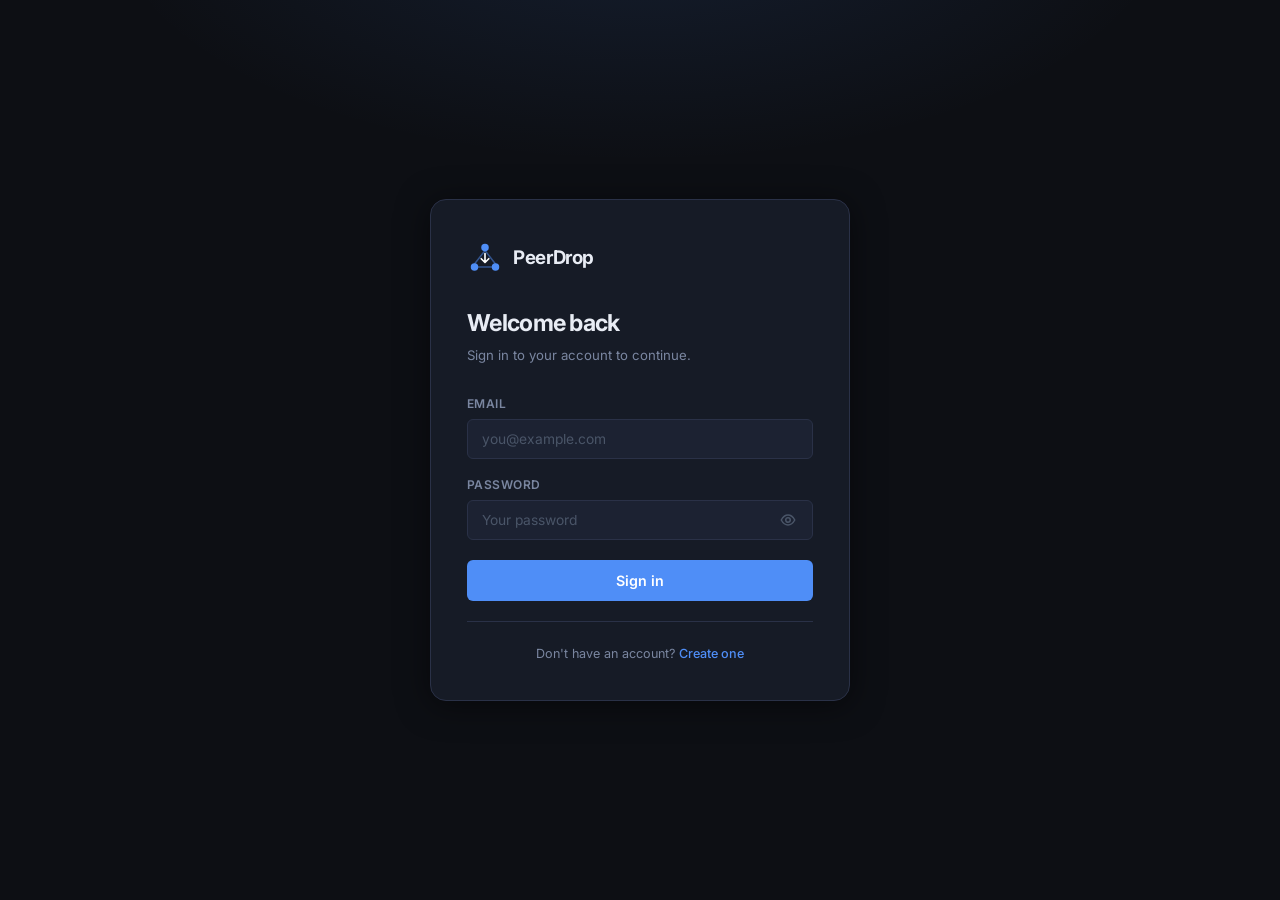
<file: frontend/index.html>
<!DOCTYPE html>
<html lang="en">
<head>
  <meta charset="UTF-8" />
  <meta name="viewport" content="width=device-width, initial-scale=1.0" />
  <title>PeerDrop — Secure File Sharing</title>
  <meta name="description" content="Transfer files directly between devices without cloud storage." />
  <link rel="icon" href="assets/logo.svg" type="image/svg+xml" />
  <link rel="preconnect" href="https://fonts.googleapis.com" />
  <link rel="preconnect" href="https://fonts.gstatic.com" crossorigin />
  <link href="https://fonts.googleapis.com/css2?family=Inter:wght@400;500;600;700;800&display=swap" rel="stylesheet" />
  <link rel="stylesheet" href="css/home2.css" />
</head>
<body>

  <!-- ══════════════════════════════════════════════════════
       NAVBAR
  ═══════════════════════════════════════════════════════ -->
  <nav class="navbar" aria-label="Primary navigation">
    <div class="nav-inner">

      <a href="index.html" class="nav-brand" aria-label="PeerDrop home">
        <img src="assets/logo.svg" alt="" class="nav-logo" aria-hidden="true" />
        <span class="nav-brand-name">PeerDrop</span>
      </a>

      <div class="nav-right">
        <div class="nav-user">
          <div class="nav-avatar" id="nav-avatar" aria-hidden="true">?</div>
          <span class="nav-username" id="nav-username">Loading…</span>
        </div>
        <button class="btn-logout" id="logout-btn" aria-label="Log out">
          <svg fill="none" viewBox="0 0 16 16" stroke="currentColor" stroke-width="1.8" aria-hidden="true">
            <path stroke-linecap="round" stroke-linejoin="round" d="M10 2h3a1 1 0 011 1v10a1 1 0 01-1 1h-3M6.5 10.5L10 8l-3.5-2.5M10 8H2"/>
          </svg>
          Logout
        </button>
      </div>

    </div>
  </nav>

  <!-- ══════════════════════════════════════════════════════
       MAIN CONTENT
  ═══════════════════════════════════════════════════════ -->
  <main class="page-wrap">

    <!-- Hero -->
    <section class="hero" aria-labelledby="hero-title">
      <div class="hero-eyebrow" aria-hidden="true">
        <span class="hero-dot"></span>
        End-to-End Encrypted
      </div>
      <h1 class="hero-title" id="hero-title">
        Secure <span>Peer-to-Peer</span><br />File Sharing
      </h1>
      <p class="hero-sub">
        Transfer files directly between devices — no cloud, no middlemen.
        Fast, private, and entirely under your control.
      </p>
    </section>

    <!-- ── Two action cards ─────────────────────────────── -->
    <div class="section-label">Transfer rooms</div>
    <div class="cards-grid">

      <!-- Card: Create Room -->
      <div class="card" id="card-create">
        <div class="card-icon" aria-hidden="true">
          <svg fill="none" viewBox="0 0 20 20" stroke="currentColor" stroke-width="1.8">
            <rect x="2" y="4" width="16" height="12" rx="2"/>
            <path stroke-linecap="round" d="M10 8v4M8 10h4"/>
          </svg>
        </div>
        <h2 class="card-title">Create Room</h2>
        <p class="card-desc">
          Start a new transfer room. Share the generated Room ID with
          anyone you want to transfer files with.
        </p>
        <form class="card-form" id="create-form" novalidate>
          <input
            class="card-input"
            type="text"
            id="room-name"
            placeholder="Room name"
            maxlength="48"
            autocomplete="off"
            required
            aria-label="Room name"
          />
          <input
            class="card-input"
            type="password"
            id="room-password"
            placeholder="Password (optional)"
            autocomplete="new-password"
            aria-label="Room password"
          />
          <button class="btn-primary" type="submit" id="create-btn">
            <svg fill="none" viewBox="0 0 16 16" stroke="currentColor" stroke-width="2" aria-hidden="true">
              <path stroke-linecap="round" d="M8 3v10M3 8h10"/>
            </svg>
            <div class="spinner" aria-hidden="true"></div>
            <span class="btn-text">Create Room</span>
          </button>
          <div class="card-msg" id="create-msg" aria-live="polite"></div>
        </form>
      </div>

      <!-- Card: Join Room -->
      <div class="card" id="card-join">
        <div class="card-icon" aria-hidden="true">
          <svg fill="none" viewBox="0 0 20 20" stroke="currentColor" stroke-width="1.8">
            <circle cx="10" cy="10" r="7"/>
            <path stroke-linecap="round" stroke-linejoin="round" d="M8 7l5 3-5 3V7z" fill="currentColor" stroke="none"/>
          </svg>
        </div>
        <h2 class="card-title">Join Room</h2>
        <p class="card-desc">
          Have a Room ID? Enter it below to connect directly with
          another device and start transferring files instantly.
        </p>
        <form class="card-form" id="join-form" novalidate>
          <input
            class="card-input"
            type="text"
            id="join-room-id"
            placeholder="Room ID (e.g. AB1C2D3)"
            maxlength="16"
            autocomplete="off"
            required
            spellcheck="false"
            aria-label="Room ID"
          />
          <input
            class="card-input"
            type="password"
            id="join-password"
            placeholder="Password (if required)"
            autocomplete="current-password"
            aria-label="Room password"
          />
          <button class="btn-primary" type="submit" id="join-btn">
            <svg fill="none" viewBox="0 0 16 16" stroke="currentColor" stroke-width="2" aria-hidden="true">
              <path stroke-linecap="round" stroke-linejoin="round" d="M10 4L14 8l-4 4M14 8H2"/>
            </svg>
            <div class="spinner" aria-hidden="true"></div>
            <span class="btn-text">Join Room</span>
          </button>
          <div class="card-msg" id="join-msg" aria-live="polite"></div>
        </form>
      </div>

    </div><!-- /.cards-grid -->

    <!-- ── Profile ─────────────────────────────────────── -->
    <div class="profile-section" aria-labelledby="profile-heading">
      <div class="section-label" id="profile-heading">Your profile</div>
      <div class="profile-card" id="profile-card">
        <div class="profile-avatar" id="profile-avatar" aria-hidden="true">?</div>
        <div class="profile-info">
          <div class="skeleton skeleton-text wide" id="skel-name" aria-hidden="true"></div>
          <div class="profile-name" id="profile-name" style="display:none"></div>
          <div class="skeleton skeleton-text short" id="skel-email" aria-hidden="true"></div>
          <div class="profile-email" id="profile-email" style="display:none"></div>
          <div class="profile-meta">
            <span class="profile-badge">
              <svg fill="none" viewBox="0 0 12 12" stroke="currentColor" stroke-width="1.8">
                <rect x="1" y="2" width="10" height="9" rx="1.5"/>
                <path stroke-linecap="round" d="M4 1v2M8 1v2M1 5h10"/>
              </svg>
              Member since: <span id="profile-since">—</span>
            </span>
          </div>
        </div>
      </div>
    </div>

  </main>

  <!-- Toast container -->
  <div class="toast-container" id="toast-container" aria-live="polite"></div>

  <script type="module" src="js/home2.js"></script>

  <!-- Skeleton reveal shim -->
  <script type="module">
    window.addEventListener('DOMContentLoaded', () => {
      const observer = new MutationObserver(() => {
        const name = document.getElementById('profile-name');
        if (name && name.textContent) {
          document.getElementById('skel-name').style.display  = 'none';
          document.getElementById('skel-email').style.display = 'none';
          name.style.display = '';
          document.getElementById('profile-email').style.display = '';
          observer.disconnect();
        }
      });
      const card = document.getElementById('profile-card');
      if (card) observer.observe(card, { childList: true, subtree: true, characterData: true });
    });
  </script>

</body>
</html>
</file>
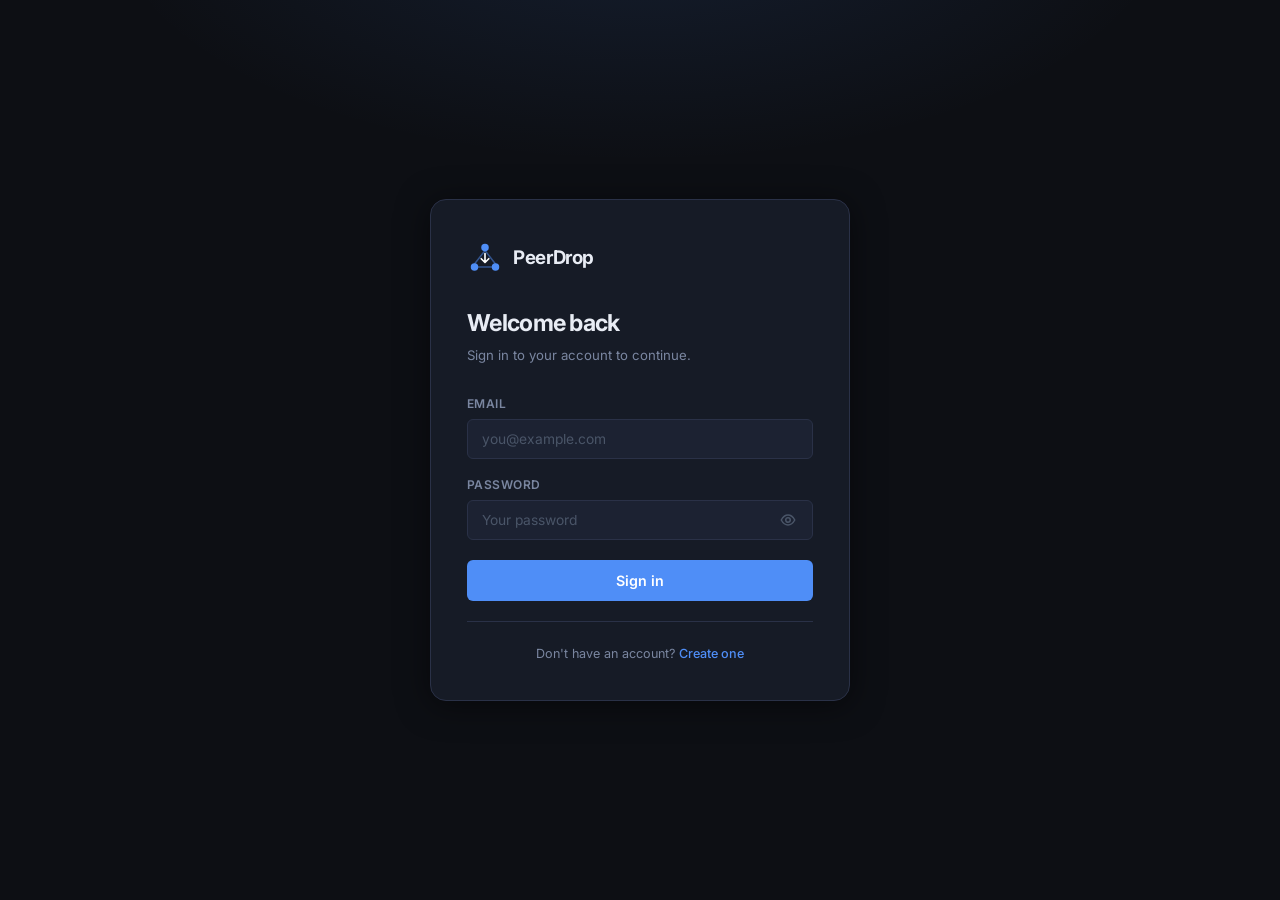
<file: frontend/home2.html>
<!DOCTYPE html>
<html lang="en">
<head>
  <meta charset="UTF-8" />
  <meta name="viewport" content="width=device-width, initial-scale=1.0" />
  <title>PeerDrop — Secure File Sharing</title>
  <meta name="description" content="Transfer files directly between devices without cloud storage." />
  <link rel="icon" href="assets/logo.svg" type="image/svg+xml" />
  <link rel="preconnect" href="https://fonts.googleapis.com" />
  <link rel="preconnect" href="https://fonts.gstatic.com" crossorigin />
  <link href="https://fonts.googleapis.com/css2?family=Inter:wght@400;500;600;700;800&display=swap" rel="stylesheet" />
  <link rel="stylesheet" href="css/home2.css" />
</head>
<body>

  <!-- ══════════════════════════════════════════════════════
       NAVBAR
  ═══════════════════════════════════════════════════════ -->
  <nav class="navbar" aria-label="Primary navigation">
    <div class="nav-inner">

      <a href="home2.html" class="nav-brand" aria-label="PeerDrop home">
        <img src="assets/logo.svg" alt="" class="nav-logo" aria-hidden="true" />
        <span class="nav-brand-name">PeerDrop</span>
      </a>

      <div class="nav-right">
        <div class="nav-user">
          <div class="nav-avatar" id="nav-avatar" aria-hidden="true">?</div>
          <span class="nav-username" id="nav-username">Loading…</span>
        </div>
        <button class="btn-logout" id="logout-btn" aria-label="Log out">
          <svg fill="none" viewBox="0 0 16 16" stroke="currentColor" stroke-width="1.8" aria-hidden="true">
            <path stroke-linecap="round" stroke-linejoin="round" d="M10 2h3a1 1 0 011 1v10a1 1 0 01-1 1h-3M6.5 10.5L10 8l-3.5-2.5M10 8H2"/>
          </svg>
          Logout
        </button>
      </div>

    </div>
  </nav>

  <!-- ══════════════════════════════════════════════════════
       MAIN CONTENT
  ═══════════════════════════════════════════════════════ -->
  <main class="page-wrap">

    <!-- Hero -->
    <section class="hero" aria-labelledby="hero-title">
      <div class="hero-eyebrow" aria-hidden="true">
        <span class="hero-dot"></span>
        End-to-End Encrypted
      </div>
      <h1 class="hero-title" id="hero-title">
        Secure <span>Peer-to-Peer</span><br />File Sharing
      </h1>
      <p class="hero-sub">
        Transfer files directly between devices — no cloud, no middlemen.
        Fast, private, and entirely under your control.
      </p>
    </section>

    <!-- ── Two action cards ─────────────────────────────── -->
    <div class="section-label">Transfer rooms</div>
    <div class="cards-grid">

      <!-- Card: Create Room -->
      <div class="card" id="card-create">
        <div class="card-icon" aria-hidden="true">
          <svg fill="none" viewBox="0 0 20 20" stroke="currentColor" stroke-width="1.8">
            <rect x="2" y="4" width="16" height="12" rx="2"/>
            <path stroke-linecap="round" d="M10 8v4M8 10h4"/>
          </svg>
        </div>
        <h2 class="card-title">Create Room</h2>
        <p class="card-desc">
          Start a new transfer room. Share the generated Room ID with
          anyone you want to transfer files with.
        </p>
        <form class="card-form" id="create-form" novalidate>
          <input
            class="card-input"
            type="text"
            id="room-name"
            placeholder="Room name"
            maxlength="48"
            autocomplete="off"
            required
            aria-label="Room name"
          />
          <input
            class="card-input"
            type="password"
            id="room-password"
            placeholder="Password (optional)"
            autocomplete="new-password"
            aria-label="Room password"
          />
          <button class="btn-primary" type="submit" id="create-btn">
            <svg fill="none" viewBox="0 0 16 16" stroke="currentColor" stroke-width="2" aria-hidden="true">
              <path stroke-linecap="round" d="M8 3v10M3 8h10"/>
            </svg>
            <div class="spinner" aria-hidden="true"></div>
            <span class="btn-text">Create Room</span>
          </button>
          <div class="card-msg" id="create-msg" aria-live="polite"></div>
        </form>
      </div>

      <!-- Card: Join Room -->
      <div class="card" id="card-join">
        <div class="card-icon" aria-hidden="true">
          <svg fill="none" viewBox="0 0 20 20" stroke="currentColor" stroke-width="1.8">
            <circle cx="10" cy="10" r="7"/>
            <path stroke-linecap="round" stroke-linejoin="round" d="M8 7l5 3-5 3V7z" fill="currentColor" stroke="none"/>
          </svg>
        </div>
        <h2 class="card-title">Join Room</h2>
        <p class="card-desc">
          Have a Room ID? Enter it below to connect directly with
          another device and start transferring files instantly.
        </p>
        <form class="card-form" id="join-form" novalidate>
          <input
            class="card-input"
            type="text"
            id="join-room-id"
            placeholder="Room ID (e.g. AB1C2D3)"
            maxlength="16"
            autocomplete="off"
            required
            spellcheck="false"
            aria-label="Room ID"
          />
          <input
            class="card-input"
            type="password"
            id="join-password"
            placeholder="Password (if required)"
            autocomplete="current-password"
            aria-label="Room password"
          />
          <button class="btn-primary" type="submit" id="join-btn">
            <svg fill="none" viewBox="0 0 16 16" stroke="currentColor" stroke-width="2" aria-hidden="true">
              <path stroke-linecap="round" stroke-linejoin="round" d="M10 4L14 8l-4 4M14 8H2"/>
            </svg>
            <div class="spinner" aria-hidden="true"></div>
            <span class="btn-text">Join Room</span>
          </button>
          <div class="card-msg" id="join-msg" aria-live="polite"></div>
        </form>
      </div>

    </div><!-- /.cards-grid -->

    <!-- ── Profile ─────────────────────────────────────── -->
    <div class="profile-section" aria-labelledby="profile-heading">
      <div class="section-label" id="profile-heading">Your profile</div>
      <div class="profile-card" id="profile-card">
        <div class="profile-avatar" id="profile-avatar" aria-hidden="true">?</div>
        <div class="profile-info">
          <div class="skeleton skeleton-text wide" id="skel-name" aria-hidden="true"></div>
          <div class="profile-name" id="profile-name" style="display:none"></div>
          <div class="skeleton skeleton-text short" id="skel-email" aria-hidden="true"></div>
          <div class="profile-email" id="profile-email" style="display:none"></div>
          <div class="profile-meta">
            <span class="profile-badge">
              <svg fill="none" viewBox="0 0 12 12" stroke="currentColor" stroke-width="1.8">
                <rect x="1" y="2" width="10" height="9" rx="1.5"/>
                <path stroke-linecap="round" d="M4 1v2M8 1v2M1 5h10"/>
              </svg>
              Member since: <span id="profile-since">—</span>
            </span>
          </div>
        </div>
      </div>
    </div>

  </main>

  <!-- Toast container -->
  <div class="toast-container" id="toast-container" aria-live="polite"></div>

  <script type="module" src="js/home2.js"></script>

  <!-- Skeleton reveal shim -->
  <script type="module">
    window.addEventListener('DOMContentLoaded', () => {
      const observer = new MutationObserver(() => {
        const name = document.getElementById('profile-name');
        if (name && name.textContent) {
          document.getElementById('skel-name').style.display  = 'none';
          document.getElementById('skel-email').style.display = 'none';
          name.style.display = '';
          document.getElementById('profile-email').style.display = '';
          observer.disconnect();
        }
      });
      const card = document.getElementById('profile-card');
      if (card) observer.observe(card, { childList: true, subtree: true, characterData: true });
    });
  </script>

</body>
</html>
</file>
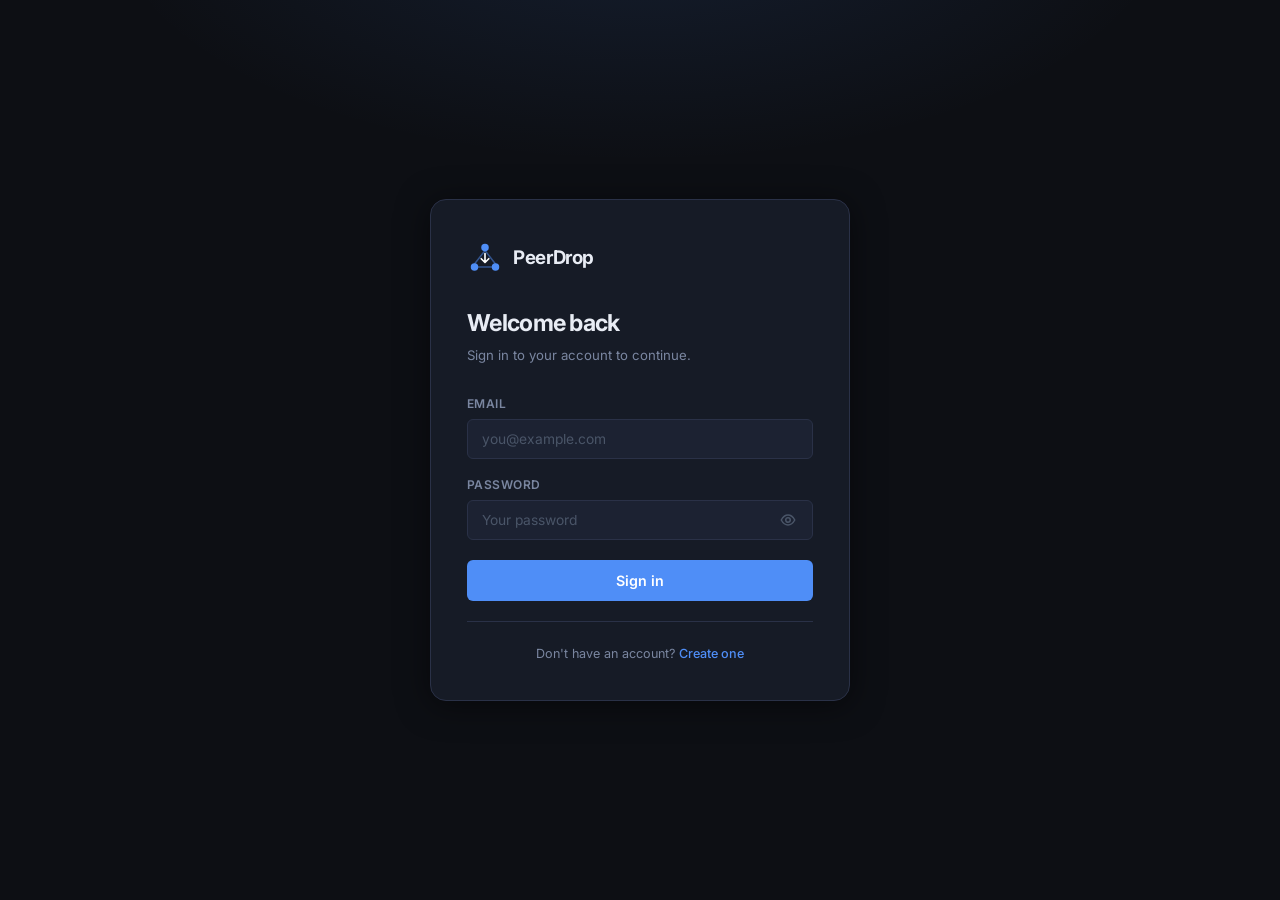
<file: frontend/login.html>
<!DOCTYPE html>
<html lang="en">
<head>
  <meta charset="UTF-8" />
  <meta name="viewport" content="width=device-width, initial-scale=1.0" />
  <title>Login — PeerDrop</title>
  <meta name="description" content="Sign in to your PeerDrop account for secure peer-to-peer file sharing." />
  <link rel="icon" href="assets/logo.svg" type="image/svg+xml" />
  <link rel="preconnect" href="https://fonts.googleapis.com" />
  <link rel="preconnect" href="https://fonts.gstatic.com" crossorigin />
  <link href="https://fonts.googleapis.com/css2?family=Inter:wght@400;500;600;700&display=swap" rel="stylesheet" />
  <link rel="stylesheet" href="css/auth.css" />
</head>
<body>

  <!-- ── Auth Card ───────────────────────────────────────── -->
  <div class="auth-card" role="main">

    <!-- Brand -->
    <a href="login.html" class="brand" aria-label="PeerDrop home">
      <img src="assets/logo.svg" alt="" class="brand-logo" aria-hidden="true" />
      <span class="brand-name">PeerDrop</span>
    </a>

    <!-- Heading -->
    <h1 class="auth-title">Welcome back</h1>
    <p class="auth-subtitle">Sign in to your account to continue.</p>

    <!-- Error banner -->
    <div class="auth-error" id="auth-error" aria-live="polite">
      <!-- Alert icon -->
      <svg fill="none" viewBox="0 0 16 16" stroke="currentColor" stroke-width="2" aria-hidden="true">
        <circle cx="8" cy="8" r="6"/>
        <path stroke-linecap="round" d="M8 5v3.5M8 11v.5"/>
      </svg>
      <span id="error-text"></span>
    </div>

    <!-- Form -->
    <form class="auth-form" id="login-form" novalidate>

      <!-- Email -->
      <div class="form-group">
        <label class="form-label" for="email">Email</label>
        <div class="input-wrap">
          <input
            class="form-input"
            type="email"
            id="email"
            name="email"
            placeholder="you@example.com"
            autocomplete="email"
            required
          />
        </div>
      </div>

      <!-- Password -->
      <div class="form-group">
        <label class="form-label" for="password">Password</label>
        <div class="input-wrap">
          <input
            class="form-input has-toggle"
            type="password"
            id="password"
            name="password"
            placeholder="Your password"
            autocomplete="current-password"
            required
          />
          <!-- Show/hide toggle -->
          <button
            type="button"
            class="pw-toggle"
            id="pw-toggle"
            aria-label="Show password"
          >
            <!-- Eye open (show) -->
            <svg class="icon-show" fill="none" viewBox="0 0 20 20" stroke="currentColor" stroke-width="1.7">
              <path stroke-linecap="round" stroke-linejoin="round" d="M2.5 10S5.5 4.5 10 4.5 17.5 10 17.5 10 14.5 15.5 10 15.5 2.5 10 2.5 10z"/>
              <circle cx="10" cy="10" r="2.5"/>
            </svg>
            <!-- Eye closed (hide) -->
            <svg class="icon-hide" style="display:none" fill="none" viewBox="0 0 20 20" stroke="currentColor" stroke-width="1.7">
              <path stroke-linecap="round" stroke-linejoin="round" d="M3 3l14 14M8.46 8.52A2.5 2.5 0 0012.5 12.5M6 6.5C4.14 7.8 2.5 10 2.5 10S5.5 15.5 10 15.5c1.37 0 2.63-.43 3.72-1.13M10 4.5c4.5 0 7.5 5.5 7.5 5.5s-.78 1.42-2 2.7"/>
            </svg>
          </button>
        </div>
      </div>

      <!-- Submit -->
      <button class="btn-primary" type="submit" id="submit-btn">
        <div class="spinner" aria-hidden="true"></div>
        <span class="btn-text">Sign in</span>
      </button>

    </form>

    <div class="auth-divider"></div>

    <!-- Footer link -->
    <p class="auth-footer">
      Don't have an account? <a href="register.html">Create one</a>
    </p>

  </div><!-- /.auth-card -->

  <!-- ── Scripts ─────────────────────────────────────────── -->
  <script type="module" src="js/login.js"></script>

</body>
</html>
</file>
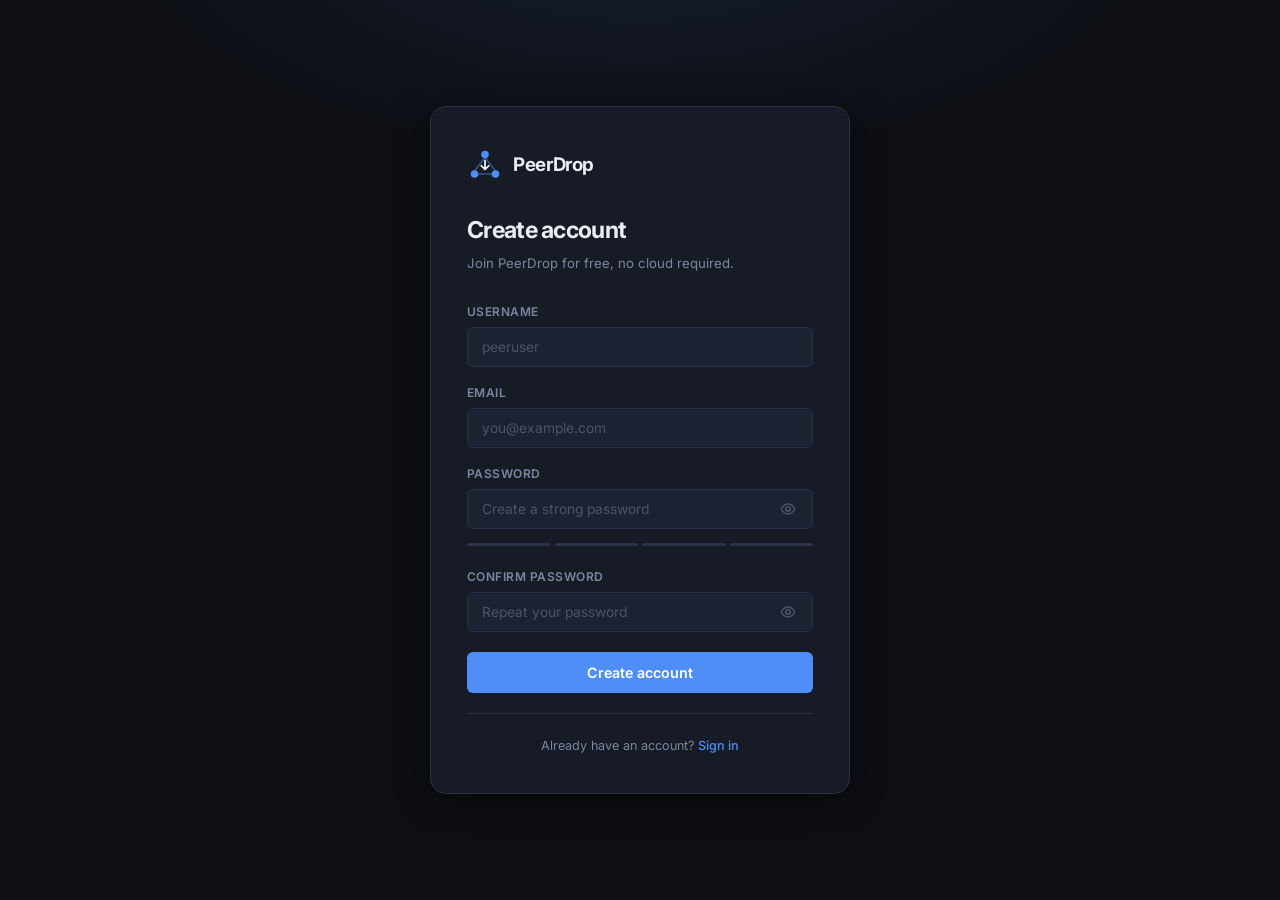
<file: frontend/register.html>
<!DOCTYPE html>
<html lang="en">
<head>
  <meta charset="UTF-8" />
  <meta name="viewport" content="width=device-width, initial-scale=1.0" />
  <title>Create Account — PeerDrop</title>
  <meta name="description" content="Create a PeerDrop account to start transferring files securely." />
  <link rel="icon" href="assets/logo.svg" type="image/svg+xml" />
  <link rel="preconnect" href="https://fonts.googleapis.com" />
  <link rel="preconnect" href="https://fonts.gstatic.com" crossorigin />
  <link href="https://fonts.googleapis.com/css2?family=Inter:wght@400;500;600;700&display=swap" rel="stylesheet" />
  <link rel="stylesheet" href="css/auth.css" />
</head>
<body>

  <!-- ── Auth Card ───────────────────────────────────────── -->
  <div class="auth-card" role="main">

    <!-- Brand -->
    <a href="login.html" class="brand" aria-label="PeerDrop home">
      <img src="assets/logo.svg" alt="" class="brand-logo" aria-hidden="true" />
      <span class="brand-name">PeerDrop</span>
    </a>

    <!-- Heading -->
    <h1 class="auth-title">Create account</h1>
    <p class="auth-subtitle">Join PeerDrop for free, no cloud required.</p>

    <!-- Error banner -->
    <div class="auth-error" id="auth-error" aria-live="polite">
      <svg fill="none" viewBox="0 0 16 16" stroke="currentColor" stroke-width="2" aria-hidden="true">
        <circle cx="8" cy="8" r="6"/>
        <path stroke-linecap="round" d="M8 5v3.5M8 11v.5"/>
      </svg>
      <span id="error-text"></span>
    </div>

    <!-- Form -->
    <form class="auth-form" id="register-form" novalidate>

      <!-- Username -->
      <div class="form-group">
        <label class="form-label" for="username">Username</label>
        <div class="input-wrap">
          <input
            class="form-input"
            type="text"
            id="username"
            name="username"
            placeholder="peeruser"
            autocomplete="username"
            required
            minlength="3"
          />
        </div>
      </div>

      <!-- Email -->
      <div class="form-group">
        <label class="form-label" for="email">Email</label>
        <div class="input-wrap">
          <input
            class="form-input"
            type="email"
            id="email"
            name="email"
            placeholder="you@example.com"
            autocomplete="email"
            required
          />
        </div>
      </div>

      <!-- Password -->
      <div class="form-group">
        <label class="form-label" for="password">Password</label>
        <div class="input-wrap">
          <input
            class="form-input has-toggle"
            type="password"
            id="password"
            name="password"
            placeholder="Create a strong password"
            autocomplete="new-password"
            required
          />
          <!-- Show/hide toggle -->
          <button type="button" class="pw-toggle" id="pw-toggle" aria-label="Show password">
            <svg class="icon-show" fill="none" viewBox="0 0 20 20" stroke="currentColor" stroke-width="1.7">
              <path stroke-linecap="round" stroke-linejoin="round" d="M2.5 10S5.5 4.5 10 4.5 17.5 10 17.5 10 14.5 15.5 10 15.5 2.5 10 2.5 10z"/>
              <circle cx="10" cy="10" r="2.5"/>
            </svg>
            <svg class="icon-hide" style="display:none" fill="none" viewBox="0 0 20 20" stroke="currentColor" stroke-width="1.7">
              <path stroke-linecap="round" stroke-linejoin="round" d="M3 3l14 14M8.46 8.52A2.5 2.5 0 0012.5 12.5M6 6.5C4.14 7.8 2.5 10 2.5 10S5.5 15.5 10 15.5c1.37 0 2.63-.43 3.72-1.13M10 4.5c4.5 0 7.5 5.5 7.5 5.5s-.78 1.42-2 2.7"/>
            </svg>
          </button>
        </div>

        <!-- Strength meter -->
        <div class="strength-meter" aria-label="Password strength">
          <div class="strength-bars" role="presentation">
            <div class="strength-bar"></div>
            <div class="strength-bar"></div>
            <div class="strength-bar"></div>
            <div class="strength-bar"></div>
          </div>
          <span class="strength-label" id="strength-label"></span>
        </div>
      </div>

      <!-- Confirm password -->
      <div class="form-group">
        <label class="form-label" for="confirm-password">Confirm Password</label>
        <div class="input-wrap">
          <input
            class="form-input has-toggle"
            type="password"
            id="confirm-password"
            name="confirm-password"
            placeholder="Repeat your password"
            autocomplete="new-password"
            required
          />
          <button type="button" class="pw-toggle" id="pw-confirm-toggle" aria-label="Show password">
            <svg class="icon-show" fill="none" viewBox="0 0 20 20" stroke="currentColor" stroke-width="1.7">
              <path stroke-linecap="round" stroke-linejoin="round" d="M2.5 10S5.5 4.5 10 4.5 17.5 10 17.5 10 14.5 15.5 10 15.5 2.5 10 2.5 10z"/>
              <circle cx="10" cy="10" r="2.5"/>
            </svg>
            <svg class="icon-hide" style="display:none" fill="none" viewBox="0 0 20 20" stroke="currentColor" stroke-width="1.7">
              <path stroke-linecap="round" stroke-linejoin="round" d="M3 3l14 14M8.46 8.52A2.5 2.5 0 0012.5 12.5M6 6.5C4.14 7.8 2.5 10 2.5 10S5.5 15.5 10 15.5c1.37 0 2.63-.43 3.72-1.13M10 4.5c4.5 0 7.5 5.5 7.5 5.5s-.78 1.42-2 2.7"/>
            </svg>
          </button>
        </div>
      </div>

      <!-- Submit -->
      <button class="btn-primary" type="submit" id="submit-btn">
        <div class="spinner" aria-hidden="true"></div>
        <span class="btn-text">Create account</span>
      </button>

    </form>

    <div class="auth-divider"></div>

    <!-- Footer link -->
    <p class="auth-footer">
      Already have an account? <a href="login.html">Sign in</a>
    </p>

  </div><!-- /.auth-card -->

  <!-- ── Scripts ─────────────────────────────────────────── -->
  <script type="module" src="js/register.js"></script>

</body>
</html>
</file>
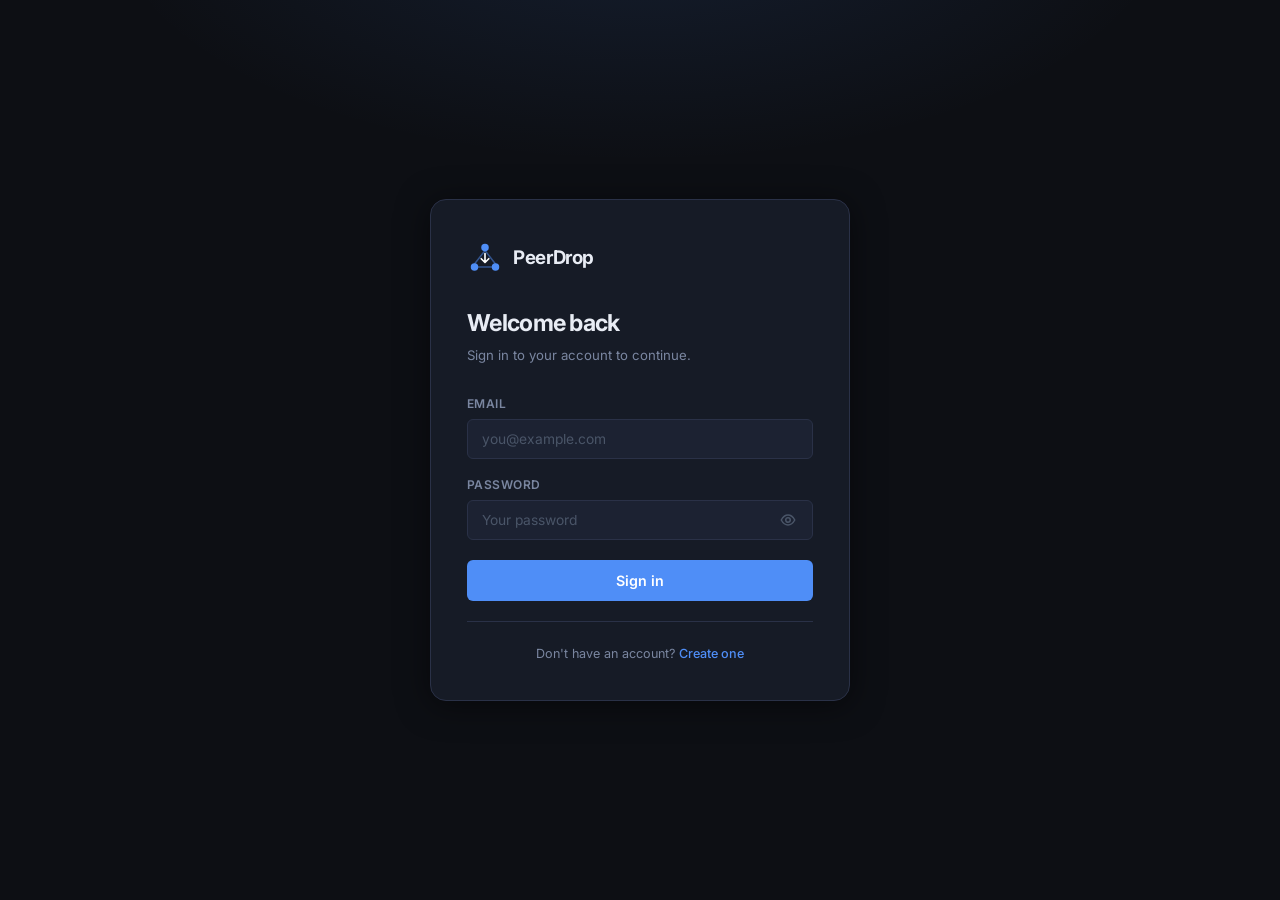
<file: frontend/room.html>
<!DOCTYPE html>
<html lang="en">
<head>
  <meta charset="UTF-8" />
  <meta name="viewport" content="width=device-width, initial-scale=1.0" />
  <title>Room — PeerDrop</title>
  <meta name="description" content="PeerDrop transfer room — chat and send files peer-to-peer." />
  <link rel="icon" href="assets/logo.svg" type="image/svg+xml" />
  <link rel="preconnect" href="https://fonts.googleapis.com" />
  <link rel="preconnect" href="https://fonts.gstatic.com" crossorigin />
  <link href="https://fonts.googleapis.com/css2?family=Inter:wght@400;500;600;700&family=JetBrains+Mono:wght@400&display=swap" rel="stylesheet" />
  <link rel="stylesheet" href="css/room.css" />
</head>
<body>

  <!-- ══════════════════════════════════════════════════════
       NAVBAR
  ═══════════════════════════════════════════════════════ -->
  <nav class="navbar" aria-label="Room navigation">
    <div class="nav-inner">

      <!-- Brand -->
      <a href="index.html" class="nav-brand" aria-label="Back to PeerDrop home">
        <img src="assets/logo.svg" alt="" class="nav-logo" aria-hidden="true" />
        <span class="nav-brand-name">PeerDrop</span>
      </a>

      <!-- Room info (centre) -->
      <div class="nav-room-info">
        <span class="nav-room-name" id="nav-room-name">Loading…</span>
        <span
          class="nav-room-id"
          id="nav-room-id"
          title="Click to copy Room ID"
          role="button"
          tabindex="0"
          aria-label="Copy Room ID"
        ></span>
        <span class="nav-peers" id="nav-peers" aria-live="polite">
          <span class="peers-dot" aria-hidden="true"></span>
          <span id="peers-count">1</span> peer(s)
        </span>
      </div>

      <!-- User + leave -->
      <div class="nav-right">
        <div class="nav-user">
          <div class="nav-avatar" id="nav-avatar" aria-hidden="true">?</div>
          <span class="nav-username" id="nav-username">…</span>
        </div>
        <button class="btn-leave" id="leave-btn" aria-label="Leave room">
          <svg fill="none" viewBox="0 0 16 16" stroke="currentColor" stroke-width="1.8" aria-hidden="true">
            <path stroke-linecap="round" stroke-linejoin="round" d="M6 2H3a1 1 0 00-1 1v10a1 1 0 001 1h3M10 11l4-3-4-3M14 8H6"/>
          </svg>
          Leave
        </button>
      </div>

    </div>
  </nav>

  <!-- ══════════════════════════════════════════════════════
       ROOM LAYOUT  (sidebar + main panel)
  ═══════════════════════════════════════════════════════ -->
  <div class="room-layout">

    <!-- ── Sidebar ──────────────────────────────────────── -->
    <aside class="sidebar" aria-label="Room sidebar">

      <!-- User profile block -->
      <div class="sidebar-header">
        <div class="sidebar-title">You</div>
        <div class="profile-block" id="profile-block">
          <div class="profile-block-avatar" id="sb-avatar">?</div>
          <div class="profile-block-info">
            <div class="profile-block-name"  id="sb-name">Loading…</div>
            <div class="profile-block-email" id="sb-email">…</div>
          </div>
        </div>
      </div>

      <!-- Peers in room -->
      <div class="peers-section">
        <div class="sidebar-title">Peers in room</div>
        <ul class="peers-list" id="peers-list" aria-label="Connected peers">
          <!-- Populated by room.js -->
        </ul>
      </div>

      <!-- Shared files -->
      <div class="files-section">
        <div class="sidebar-title">Shared files</div>
        <div class="files-scroll">
          <ul class="file-list" id="file-list" aria-label="Shared files">
            <!-- Populated by room.js -->
          </ul>
          <div class="files-empty" id="files-empty">
            <svg fill="none" viewBox="0 0 24 24" stroke="currentColor" stroke-width="1.4">
              <path stroke-linecap="round" stroke-linejoin="round" d="M9 13h6m-3-3v6m5 5H7a2 2 0 01-2-2V5a2 2 0 012-2h5.586a1 1 0 01.707.293l5.414 5.414a1 1 0 01.293.707V19a2 2 0 01-2 2z"/>
            </svg>
            <span>No files shared yet</span>
          </div>
        </div>
      </div>

    </aside><!-- /.sidebar -->

    <!-- ── Main panel ────────────────────────────────────── -->
    <div class="main-panel">

      <!-- Chat messages -->
      <div class="chat-area" id="chat-area" role="log" aria-live="polite" aria-label="Chat messages">

        <!-- Date divider (static example) -->
        <div class="chat-date-divider">
          <span id="chat-date-label">Today</span>
        </div>

        <!-- System message: room joined -->
        <div class="msg-system" id="msg-joined">
          You joined the room
        </div>

        <!-- Messages appended here by room.js -->
      </div>

      <!-- Typing indicator -->
      <div class="typing-indicator" id="typing-indicator" aria-live="polite">
        <div class="typing-dots">
          <span></span><span></span><span></span>
        </div>
        <span id="typing-text">Someone is typing…</span>
      </div>

      <!-- Compose panel -->
      <div class="compose-panel">

        <!-- File preview bar (shown when file selected) -->
        <div class="file-preview-bar" id="file-preview-bar" aria-live="polite">
          <svg fill="none" viewBox="0 0 16 16" stroke="currentColor" stroke-width="1.6" aria-hidden="true"
               style="width:15px;height:15px;color:var(--accent);flex-shrink:0">
            <path stroke-linecap="round" stroke-linejoin="round" d="M9 2H4a1 1 0 00-1 1v10a1 1 0 001 1h8a1 1 0 001-1V6L9 2z"/>
            <path stroke-linecap="round" d="M9 2v4h4"/>
          </svg>
          <span class="file-preview-name" id="file-preview-name">filename.pdf</span>
          <span class="file-preview-size" id="file-preview-size">0 KB</span>
          <button class="file-preview-remove" id="file-preview-remove" aria-label="Remove selected file">
            <svg fill="none" viewBox="0 0 14 14" stroke="currentColor" stroke-width="2">
              <path stroke-linecap="round" d="M2 2l10 10M12 2L2 12"/>
            </svg>
          </button>
        </div>

        <!-- Compose row -->
        <div class="compose-row">

          <!-- Attach file button -->
          <button class="btn-attach" id="attach-btn" aria-label="Attach file">
            <svg fill="none" viewBox="0 0 20 20" stroke="currentColor" stroke-width="1.8">
              <path stroke-linecap="round" stroke-linejoin="round" d="M15.172 7l-6.586 6.586a2 2 0 01-2.828-2.828l6.414-6.414a4 4 0 015.656 5.656l-6.415 6.414a6 6 0 01-8.485-8.485l6.172-6.172"/>
            </svg>
          </button>

          <!-- Hidden file input -->
          <input type="file" id="file-input" aria-hidden="true" />

          <!-- Message textarea -->
          <div class="msg-input-wrap">
            <textarea
              class="msg-input"
              id="msg-input"
              placeholder="Type a message… (Enter to send, Shift+Enter for newline)"
              rows="1"
              aria-label="Message input"
              maxlength="4000"
            ></textarea>
          </div>

          <!-- Send button -->
          <button class="btn-send" id="send-btn" aria-label="Send message" disabled>
            <svg fill="none" viewBox="0 0 20 20" stroke="currentColor" stroke-width="2">
              <path stroke-linecap="round" stroke-linejoin="round" d="M3 10l14-7-7 14V11L3 10z"/>
            </svg>
          </button>

        </div><!-- /.compose-row -->

        <p class="compose-hint">
          Press <kbd>Enter</kbd> to send &nbsp;·&nbsp; <kbd>Shift+Enter</kbd> for a new line
        </p>

      </div><!-- /.compose-panel -->

    </div><!-- /.main-panel -->

  </div><!-- /.room-layout -->

  <!-- Toast container -->
  <div class="toast-container" id="toast-container" aria-live="polite"></div>

  <script type="module" src="js/room.js"></script>

</body>
</html>
</file>
<file: frontend/css/home2.css>
/* =========================================================
   home2.css — PeerDrop redesigned home page (2-card layout)
   ========================================================= */

*, *::before, *::after { box-sizing: border-box; margin: 0; padding: 0; }

:root {
  --bg-root:        #0d0f14;
  --bg-nav:         #111520;
  --bg-card:        #161b26;
  --bg-card-hover:  #1a2030;
  --bg-input:       #1c2232;
  --bg-input-focus: #1f2840;
  --border:         #2a3147;
  --border-focus:   #4f8ef7;

  --accent:         #4f8ef7;
  --accent-hover:   #6ba3ff;
  --accent-muted:   rgba(79,142,247,0.12);
  --accent-dim:     rgba(79,142,247,0.08);

  --text-primary:   #e8ecf4;
  --text-secondary: #7a86a0;
  --text-muted:     #4a5568;

  --danger:         #e05c5c;
  --danger-bg:      rgba(224,92,92,0.1);
  --success:        #34c77b;
  --success-bg:     rgba(52,199,123,0.1);

  --font-body: 'Inter','Segoe UI',system-ui,sans-serif;
  --font-mono: 'JetBrains Mono','Fira Code',monospace;

  --radius-sm: 6px;
  --radius-md: 10px;
  --radius-lg: 16px;
  --shadow-card: 0 4px 28px rgba(0,0,0,0.45);
  --shadow-nav:  0 1px 0 var(--border);
  --nav-height:  60px;
}

html {
  font-family: var(--font-body);
  font-size: 15px;
  line-height: 1.6;
  color: var(--text-primary);
  background: var(--bg-root);
  -webkit-font-smoothing: antialiased;
}

/* ── Navbar ─────────────────────────────────────────────── */
.navbar {
  position: fixed;
  inset: 0 0 auto 0;
  height: var(--nav-height);
  background: var(--bg-nav);
  box-shadow: var(--shadow-nav);
  z-index: 100;
  display: flex;
  align-items: center;
  padding: 0 28px;
}

.nav-inner {
  width: 100%;
  max-width: 1080px;
  margin: 0 auto;
  display: flex;
  align-items: center;
  justify-content: space-between;
}

.nav-brand {
  display: flex;
  align-items: center;
  gap: 9px;
  text-decoration: none;
}

.nav-logo  { width: 30px; height: 30px; }

.nav-brand-name {
  font-size: 1.1rem;
  font-weight: 700;
  letter-spacing: -0.02em;
  color: var(--text-primary);
}

.nav-right {
  display: flex;
  align-items: center;
  gap: 14px;
}

.nav-user {
  display: flex;
  align-items: center;
  gap: 8px;
  cursor: default;
}

.nav-avatar {
  width: 32px;
  height: 32px;
  border-radius: 50%;
  background: var(--accent-muted);
  border: 1.5px solid var(--border-focus);
  display: flex;
  align-items: center;
  justify-content: center;
  font-size: 0.76rem;
  font-weight: 700;
  color: var(--accent);
  user-select: none;
  flex-shrink: 0;
}

.nav-username {
  font-size: 0.87rem;
  font-weight: 500;
  color: var(--text-secondary);
}

.btn-logout {
  display: flex;
  align-items: center;
  gap: 6px;
  padding: 7px 13px;
  background: transparent;
  border: 1px solid var(--border);
  border-radius: var(--radius-sm);
  color: var(--text-secondary);
  font-family: var(--font-body);
  font-size: 0.82rem;
  font-weight: 500;
  cursor: pointer;
  transition: background 0.15s, border-color 0.15s, color 0.15s;
}

.btn-logout:hover { background: var(--danger-bg); border-color: var(--danger); color: var(--danger); }
.btn-logout svg   { width: 14px; height: 14px; }

/* ── Page wrapper ───────────────────────────────────────── */
.page-wrap {
  max-width: 1080px;
  margin: 0 auto;
  padding: calc(var(--nav-height) + 48px) 28px 72px;
}

/* ── Hero ───────────────────────────────────────────────── */
.hero {
  text-align: center;
  padding: 48px 0 56px;
  position: relative;
}

.hero::before {
  content: '';
  position: absolute;
  inset: 0;
  background: radial-gradient(ellipse 70% 60% at 50% 0%, rgba(79,142,247,0.11) 0%, transparent 70%);
  pointer-events: none;
}

.hero-eyebrow {
  display: inline-flex;
  align-items: center;
  gap: 7px;
  padding: 5px 13px;
  border: 1px solid var(--border);
  border-radius: 99px;
  background: var(--accent-dim);
  font-size: 0.77rem;
  font-weight: 600;
  letter-spacing: 0.06em;
  text-transform: uppercase;
  color: var(--accent);
  margin-bottom: 22px;
}

.hero-dot {
  width: 6px; height: 6px;
  border-radius: 50%;
  background: var(--accent);
  animation: pulse 2s ease-in-out infinite;
}

@keyframes pulse {
  0%,100% { opacity:1; transform:scale(1); }
  50%      { opacity:0.45; transform:scale(0.75); }
}

.hero-title {
  font-size: clamp(2rem, 4.5vw, 3.2rem);
  font-weight: 800;
  letter-spacing: -0.04em;
  line-height: 1.12;
  color: var(--text-primary);
  margin-bottom: 16px;
}

.hero-title span { color: var(--accent); }

.hero-sub {
  font-size: 1rem;
  color: var(--text-secondary);
  max-width: 500px;
  margin: 0 auto;
  line-height: 1.75;
}

/* ── Section label ──────────────────────────────────────── */
.section-label {
  font-size: 0.72rem;
  font-weight: 700;
  letter-spacing: 0.1em;
  text-transform: uppercase;
  color: var(--text-muted);
  margin-bottom: 16px;
}

/* ── 2-card grid ────────────────────────────────────────── */
.cards-grid {
  display: grid;
  grid-template-columns: 1fr 1fr;
  gap: 20px;
  margin-bottom: 32px;
}

@media (max-width: 620px) {
  .cards-grid { grid-template-columns: 1fr; }
}

/* ── Card ───────────────────────────────────────────────── */
.card {
  background: var(--bg-card);
  border: 1px solid var(--border);
  border-radius: var(--radius-lg);
  padding: 28px;
  transition: border-color 0.2s, background 0.2s, box-shadow 0.2s;
  animation: fadeUp 0.35s ease both;
}

.card:hover {
  border-color: rgba(79,142,247,0.3);
  background: var(--bg-card-hover);
  box-shadow: var(--shadow-card);
}

.card:nth-child(1) { animation-delay: 0.05s; }
.card:nth-child(2) { animation-delay: 0.12s; }

@keyframes fadeUp {
  from { opacity:0; transform:translateY(14px); }
  to   { opacity:1; transform:translateY(0); }
}

.card-icon {
  width: 40px; height: 40px;
  border-radius: var(--radius-sm);
  background: var(--accent-dim);
  display: flex;
  align-items: center;
  justify-content: center;
  margin-bottom: 16px;
}

.card-icon svg { width: 20px; height: 20px; color: var(--accent); }

.card-title {
  font-size: 1.05rem;
  font-weight: 700;
  letter-spacing: -0.02em;
  color: var(--text-primary);
  margin-bottom: 4px;
}

.card-desc {
  font-size: 0.82rem;
  color: var(--text-muted);
  margin-bottom: 20px;
  line-height: 1.55;
}

/* ── Card form ──────────────────────────────────────────── */
.card-form { display: flex; flex-direction: column; gap: 10px; }

.card-input {
  width: 100%;
  padding: 10px 13px;
  background: var(--bg-input);
  border: 1px solid var(--border);
  border-radius: var(--radius-sm);
  color: var(--text-primary);
  font-family: var(--font-body);
  font-size: 0.88rem;
  outline: none;
  transition: border-color 0.18s, background 0.18s, box-shadow 0.18s;
}

.card-input::placeholder { color: var(--text-muted); }

.card-input:focus {
  border-color: var(--border-focus);
  background: var(--bg-input-focus);
  box-shadow: 0 0 0 3px var(--accent-muted);
}

/* ── Buttons ────────────────────────────────────────────── */
.btn-primary {
  width: 100%;
  padding: 11px 14px;
  background: var(--accent);
  border: none;
  border-radius: var(--radius-sm);
  color: #fff;
  font-family: var(--font-body);
  font-size: 0.9rem;
  font-weight: 600;
  cursor: pointer;
  display: flex;
  align-items: center;
  justify-content: center;
  gap: 7px;
  transition: background 0.18s, box-shadow 0.18s, transform 0.1s;
}

.btn-primary:hover:not(:disabled) {
  background: var(--accent-hover);
  box-shadow: 0 4px 18px rgba(79,142,247,0.3);
}

.btn-primary:active:not(:disabled) { transform: scale(0.98); }
.btn-primary:disabled { opacity: 0.5; cursor: not-allowed; }
.btn-primary svg { width: 15px; height: 15px; }

/* spinner */
.spinner {
  width: 14px; height: 14px;
  border: 2px solid rgba(255,255,255,0.3);
  border-top-color: #fff;
  border-radius: 50%;
  animation: spin 0.65s linear infinite;
  display: none;
}

.btn-primary.loading .spinner  { display: block; }
.btn-primary.loading .btn-text { display: none; }

@keyframes spin { to { transform: rotate(360deg); } }

/* ── Card message ───────────────────────────────────────── */
.card-msg {
  display: none;
  font-size: 0.79rem;
  border-radius: var(--radius-sm);
  padding: 8px 11px;
}

.card-msg.error   { display: block; background: var(--danger-bg);  color: var(--danger);  border: 1px solid rgba(224,92,92,0.25); }
.card-msg.success { display: block; background: var(--success-bg); color: var(--success); border: 1px solid rgba(52,199,123,0.25); }

/* ── Profile card ───────────────────────────────────────── */
.profile-section { margin-top: 8px; }

.profile-card {
  background: var(--bg-card);
  border: 1px solid var(--border);
  border-radius: var(--radius-lg);
  padding: 26px 28px;
  display: flex;
  align-items: center;
  gap: 20px;
  animation: fadeUp 0.35s 0.2s ease both;
}

.profile-avatar {
  width: 56px; height: 56px;
  border-radius: 50%;
  background: var(--accent-dim);
  border: 2px solid var(--border-focus);
  display: flex;
  align-items: center;
  justify-content: center;
  font-size: 1.2rem;
  font-weight: 700;
  color: var(--accent);
  flex-shrink: 0;
}

.profile-info { flex: 1; min-width: 0; }

.profile-name {
  font-size: 1.05rem;
  font-weight: 700;
  letter-spacing: -0.02em;
  color: var(--text-primary);
  overflow: hidden;
  text-overflow: ellipsis;
  white-space: nowrap;
}

.profile-email {
  font-size: 0.82rem;
  color: var(--text-secondary);
  margin: 2px 0 10px;
  overflow: hidden;
  text-overflow: ellipsis;
  white-space: nowrap;
}

.profile-meta { display: flex; flex-wrap: wrap; gap: 8px; }

.profile-badge {
  display: inline-flex;
  align-items: center;
  gap: 5px;
  padding: 3px 10px;
  border: 1px solid var(--border);
  border-radius: 99px;
  font-size: 0.72rem;
  font-weight: 500;
  color: var(--text-muted);
}

.profile-badge svg { width: 12px; height: 12px; }

/* skeleton */
.skeleton {
  background: linear-gradient(90deg, var(--bg-input) 25%, var(--border) 50%, var(--bg-input) 75%);
  background-size: 200% 100%;
  animation: shimmer 1.4s infinite;
  border-radius: 4px;
}

.skeleton-text       { height: 14px; margin-bottom: 8px; }
.skeleton-text.wide  { width: 140px; }
.skeleton-text.short { width: 90px; }

@keyframes shimmer { from { background-position: 200% 0; } to { background-position: -200% 0; } }

/* ── Toast ──────────────────────────────────────────────── */
.toast-container {
  position: fixed;
  bottom: 24px; right: 24px;
  display: flex;
  flex-direction: column;
  gap: 10px;
  z-index: 999;
  pointer-events: none;
}

.toast {
  padding: 12px 16px;
  border-radius: var(--radius-md);
  font-size: 0.84rem;
  font-weight: 500;
  max-width: 320px;
  box-shadow: 0 4px 20px rgba(0,0,0,0.4);
  animation: toastIn 0.28s ease;
  pointer-events: auto;
  display: flex;
  align-items: center;
  gap: 8px;
}

.toast.success { background:#14291e; border:1px solid rgba(52,199,123,0.4);  color:var(--success); }
.toast.error   { background:#281418; border:1px solid rgba(224,92,92,0.4);   color:var(--danger);  }
.toast.info    { background:#121d30; border:1px solid rgba(79,142,247,0.4);  color:var(--accent);  }
.toast svg     { width:15px; height:15px; flex-shrink:0; }

@keyframes toastIn  { from{opacity:0;transform:translateX(20px)} to{opacity:1;transform:translateX(0)} }
@keyframes toastOut { to  {opacity:0;transform:translateX(20px)} }

/* ── Responsive ─────────────────────────────────────────── */
@media (max-width: 640px) {
  .page-wrap { padding: calc(var(--nav-height) + 24px) 16px 56px; }
  .hero { padding: 32px 0 40px; }
  .card { padding: 22px 18px; }
  .profile-card { flex-direction: column; text-align: center; }
  .profile-meta { justify-content: center; }
  .nav-username { display: none; }
  .navbar { padding: 0 16px; }
}
</file>
<file: frontend/css/auth.css>
/* =========================================================
   auth.css — PeerDrop authentication pages
   Covers: login.html, register.html
   ========================================================= */

/* ── Reset & base ── */
*, *::before, *::after {
  box-sizing: border-box;
  margin: 0;
  padding: 0;
}

:root {
  /* Palette */
  --bg-root:      #0d0f14;
  --bg-card:      #161b26;
  --bg-input:     #1c2232;
  --bg-input-focus: #1f2840;
  --border:       #2a3147;
  --border-focus: #4f8ef7;

  --accent:       #4f8ef7;
  --accent-hover: #6ba3ff;
  --accent-muted: rgba(79, 142, 247, 0.15);

  --text-primary:   #e8ecf4;
  --text-secondary: #7a86a0;
  --text-muted:     #4a5568;

  --danger:       #e05c5c;
  --danger-bg:    rgba(224, 92, 92, 0.1);
  --success:      #34c77b;

  /* Strength meter colours */
  --strength-weak:   #e05c5c;
  --strength-fair:   #f0a04b;
  --strength-good:   #4f8ef7;
  --strength-strong: #34c77b;

  /* Type */
  --font-body: 'Inter', 'Segoe UI', system-ui, sans-serif;
  --font-mono: 'JetBrains Mono', 'Fira Code', monospace;

  /* Radii & shadows */
  --radius-sm: 6px;
  --radius-md: 10px;
  --radius-lg: 16px;
  --shadow-card: 0 4px 32px rgba(0, 0, 0, 0.5);
}

html {
  font-family: var(--font-body);
  font-size: 15px;
  line-height: 1.6;
  color: var(--text-primary);
  background-color: var(--bg-root);
  -webkit-font-smoothing: antialiased;
}

body {
  min-height: 100vh;
  display: flex;
  align-items: center;
  justify-content: center;
  padding: 24px 16px;
  background-image:
    radial-gradient(ellipse 60% 40% at 50% -10%, rgba(79, 142, 247, 0.12) 0%, transparent 70%);
}

/* ── Auth card ── */
.auth-card {
  width: 100%;
  max-width: 420px;
  background: var(--bg-card);
  border: 1px solid var(--border);
  border-radius: var(--radius-lg);
  padding: 40px 36px 36px;
  box-shadow: var(--shadow-card);
  animation: fadeUp 0.35s ease both;
}

@keyframes fadeUp {
  from { opacity: 0; transform: translateY(14px); }
  to   { opacity: 1; transform: translateY(0); }
}

/* ── Brand block ── */
.brand {
  display: flex;
  align-items: center;
  gap: 10px;
  margin-bottom: 28px;
  text-decoration: none;
}

.brand-logo {
  width: 36px;
  height: 36px;
  flex-shrink: 0;
}

.brand-name {
  font-size: 1.25rem;
  font-weight: 700;
  letter-spacing: -0.02em;
  color: var(--text-primary);
}

/* ── Headings ── */
.auth-title {
  font-size: 1.55rem;
  font-weight: 700;
  letter-spacing: -0.03em;
  color: var(--text-primary);
  margin-bottom: 4px;
}

.auth-subtitle {
  font-size: 0.88rem;
  color: var(--text-secondary);
  margin-bottom: 28px;
}

/* ── Form ── */
.auth-form {
  display: flex;
  flex-direction: column;
  gap: 16px;
}

.form-group {
  display: flex;
  flex-direction: column;
  gap: 6px;
}

.form-label {
  font-size: 0.8rem;
  font-weight: 600;
  letter-spacing: 0.04em;
  text-transform: uppercase;
  color: var(--text-secondary);
}

/* Input wrapper — holds input + icon/toggle */
.input-wrap {
  position: relative;
  display: flex;
  align-items: center;
}

.form-input {
  width: 100%;
  padding: 11px 14px;
  background: var(--bg-input);
  border: 1px solid var(--border);
  border-radius: var(--radius-sm);
  color: var(--text-primary);
  font-family: var(--font-body);
  font-size: 0.92rem;
  transition: border-color 0.18s, background 0.18s, box-shadow 0.18s;
  outline: none;
}

.form-input::placeholder {
  color: var(--text-muted);
}

.form-input:focus {
  border-color: var(--border-focus);
  background: var(--bg-input-focus);
  box-shadow: 0 0 0 3px var(--accent-muted);
}

/* Password field — leave room for the toggle */
.form-input[type="password"],
.form-input.has-toggle {
  padding-right: 44px;
}

/* Show/hide password toggle */
.pw-toggle {
  position: absolute;
  right: 12px;
  background: none;
  border: none;
  cursor: pointer;
  padding: 4px;
  display: flex;
  align-items: center;
  color: var(--text-muted);
  transition: color 0.15s;
}

.pw-toggle:hover {
  color: var(--text-secondary);
}

.pw-toggle svg {
  width: 18px;
  height: 18px;
  pointer-events: none;
}

/* ── Password strength ── */
.strength-meter {
  margin-top: 8px;
}

.strength-bars {
  display: flex;
  gap: 4px;
  margin-bottom: 5px;
}

.strength-bar {
  flex: 1;
  height: 3px;
  border-radius: 99px;
  background: var(--border);
  transition: background 0.25s;
}

.strength-bar.active-weak   { background: var(--strength-weak); }
.strength-bar.active-fair   { background: var(--strength-fair); }
.strength-bar.active-good   { background: var(--strength-good); }
.strength-bar.active-strong { background: var(--strength-strong); }

.strength-label {
  font-size: 0.75rem;
  color: var(--text-muted);
  transition: color 0.25s;
}

.strength-label.weak   { color: var(--strength-weak); }
.strength-label.fair   { color: var(--strength-fair); }
.strength-label.good   { color: var(--strength-good); }
.strength-label.strong { color: var(--strength-strong); }

/* ── Submit button ── */
.btn-primary {
  margin-top: 4px;
  width: 100%;
  padding: 12px;
  background: var(--accent);
  border: none;
  border-radius: var(--radius-sm);
  color: #fff;
  font-family: var(--font-body);
  font-size: 0.95rem;
  font-weight: 600;
  cursor: pointer;
  transition: background 0.18s, transform 0.1s, box-shadow 0.18s;
  display: flex;
  align-items: center;
  justify-content: center;
  gap: 8px;
}

.btn-primary:hover:not(:disabled) {
  background: var(--accent-hover);
  box-shadow: 0 4px 18px rgba(79, 142, 247, 0.35);
}

.btn-primary:active:not(:disabled) {
  transform: scale(0.98);
}

.btn-primary:disabled {
  opacity: 0.55;
  cursor: not-allowed;
}

/* Loading spinner inside button */
.spinner {
  width: 16px;
  height: 16px;
  border: 2.5px solid rgba(255,255,255,0.35);
  border-top-color: #fff;
  border-radius: 50%;
  animation: spin 0.65s linear infinite;
  display: none;
}

.btn-primary.loading .spinner { display: block; }
.btn-primary.loading .btn-text { display: none; }

@keyframes spin {
  to { transform: rotate(360deg); }
}

/* ── Error / info banner ── */
.auth-error {
  display: none;
  align-items: flex-start;
  gap: 8px;
  padding: 11px 13px;
  background: var(--danger-bg);
  border: 1px solid rgba(224, 92, 92, 0.3);
  border-radius: var(--radius-sm);
  color: var(--danger);
  font-size: 0.84rem;
  line-height: 1.45;
  animation: fadeIn 0.2s ease;
}

.auth-error.visible {
  display: flex;
}

.auth-error svg {
  flex-shrink: 0;
  margin-top: 1px;
  width: 15px;
  height: 15px;
}

@keyframes fadeIn {
  from { opacity: 0; }
  to   { opacity: 1; }
}

/* ── Footer link ── */
.auth-footer {
  margin-top: 22px;
  text-align: center;
  font-size: 0.84rem;
  color: var(--text-secondary);
}

.auth-footer a {
  color: var(--accent);
  text-decoration: none;
  font-weight: 500;
  transition: color 0.15s;
}

.auth-footer a:hover {
  color: var(--accent-hover);
  text-decoration: underline;
}

/* ── Divider ── */
.auth-divider {
  height: 1px;
  background: var(--border);
  margin: 20px 0;
}

/* ── Responsive ── */
@media (max-width: 480px) {
  .auth-card {
    padding: 32px 22px 28px;
    border-radius: var(--radius-md);
  }

  .auth-title {
    font-size: 1.3rem;
  }
}
</file>
<file: frontend/css/room.css>
/* =========================================================
   room.css — PeerDrop transfer room page
   ========================================================= */

*, *::before, *::after { box-sizing: border-box; margin: 0; padding: 0; }

:root {
  --bg-root:        #0d0f14;
  --bg-nav:         #111520;
  --bg-card:        #161b26;
  --bg-card-hover:  #1a2030;
  --bg-input:       #1c2232;
  --bg-input-focus: #1f2840;
  --bg-msg-self:    #1a2d4a;
  --bg-msg-other:   #1a1f2e;
  --border:         #2a3147;
  --border-focus:   #4f8ef7;

  --accent:         #4f8ef7;
  --accent-hover:   #6ba3ff;
  --accent-muted:   rgba(79,142,247,0.12);
  --accent-dim:     rgba(79,142,247,0.08);

  --text-primary:   #e8ecf4;
  --text-secondary: #7a86a0;
  --text-muted:     #4a5568;

  --danger:         #e05c5c;
  --danger-bg:      rgba(224,92,92,0.1);
  --success:        #34c77b;
  --success-bg:     rgba(52,199,123,0.1);
  --warning:        #f0a04b;

  --font-body: 'Inter','Segoe UI',system-ui,sans-serif;
  --font-mono: 'JetBrains Mono','Fira Code',monospace;

  --radius-sm: 6px;
  --radius-md: 10px;
  --radius-lg: 14px;
  --shadow-card: 0 2px 24px rgba(0,0,0,0.4);
  --shadow-nav:  0 1px 0 var(--border);
  --nav-height:  60px;
}

html, body {
  font-family: var(--font-body);
  font-size: 15px;
  line-height: 1.6;
  color: var(--text-primary);
  background: var(--bg-root);
  -webkit-font-smoothing: antialiased;
  height: 100%;
}

/* ── Navbar ─────────────────────────────────────────────── */
.navbar {
  position: fixed;
  inset: 0 0 auto 0;
  height: var(--nav-height);
  background: var(--bg-nav);
  box-shadow: var(--shadow-nav);
  z-index: 100;
  display: flex;
  align-items: center;
  padding: 0 24px;
}

.nav-inner {
  width: 100%;
  display: flex;
  align-items: center;
  justify-content: space-between;
  gap: 16px;
}

/* Brand */
.nav-brand {
  display: flex;
  align-items: center;
  gap: 9px;
  text-decoration: none;
  flex-shrink: 0;
}

.nav-logo { width: 28px; height: 28px; }

.nav-brand-name {
  font-size: 1.05rem;
  font-weight: 700;
  letter-spacing: -0.02em;
  color: var(--text-primary);
}

/* Room info in nav centre */
.nav-room-info {
  display: flex;
  align-items: center;
  gap: 10px;
  flex: 1;
  justify-content: center;
  min-width: 0;
}

.nav-room-name {
  font-size: 0.9rem;
  font-weight: 600;
  color: var(--text-primary);
  overflow: hidden;
  text-overflow: ellipsis;
  white-space: nowrap;
  max-width: 200px;
}

.nav-room-id {
  font-size: 0.75rem;
  font-family: var(--font-mono);
  color: var(--text-muted);
  background: var(--bg-input);
  border: 1px solid var(--border);
  border-radius: var(--radius-sm);
  padding: 2px 8px;
  cursor: pointer;
  transition: border-color 0.15s, color 0.15s;
  white-space: nowrap;
  user-select: all;
}

.nav-room-id:hover { border-color: var(--accent); color: var(--accent); }

.nav-peers {
  display: inline-flex;
  align-items: center;
  gap: 5px;
  padding: 3px 10px;
  border-radius: 99px;
  background: var(--success-bg);
  border: 1px solid rgba(52,199,123,0.25);
  font-size: 0.72rem;
  font-weight: 600;
  color: var(--success);
  white-space: nowrap;
}

.peers-dot {
  width: 6px; height: 6px;
  border-radius: 50%;
  background: var(--success);
  animation: pulse 2s ease-in-out infinite;
}

@keyframes pulse {
  0%,100% { opacity:1; transform:scale(1); }
  50%      { opacity:0.4; transform:scale(0.75); }
}

/* Nav right */
.nav-right {
  display: flex;
  align-items: center;
  gap: 12px;
  flex-shrink: 0;
}

.nav-user {
  display: flex;
  align-items: center;
  gap: 8px;
}

.nav-avatar {
  width: 32px; height: 32px;
  border-radius: 50%;
  background: var(--accent-muted);
  border: 1.5px solid var(--border-focus);
  display: flex;
  align-items: center;
  justify-content: center;
  font-size: 0.76rem;
  font-weight: 700;
  color: var(--accent);
  user-select: none;
  flex-shrink: 0;
}

.nav-username {
  font-size: 0.86rem;
  font-weight: 500;
  color: var(--text-secondary);
}

.btn-leave {
  display: flex;
  align-items: center;
  gap: 6px;
  padding: 7px 13px;
  background: transparent;
  border: 1px solid var(--border);
  border-radius: var(--radius-sm);
  color: var(--text-secondary);
  font-family: var(--font-body);
  font-size: 0.82rem;
  font-weight: 500;
  cursor: pointer;
  transition: background 0.15s, border-color 0.15s, color 0.15s;
}

.btn-leave:hover { background: var(--danger-bg); border-color: var(--danger); color: var(--danger); }
.btn-leave svg   { width: 14px; height: 14px; }

/* ── Room layout ─────────────────────────────────────────── */
.room-layout {
  display: grid;
  grid-template-columns: 260px 1fr;
  grid-template-rows: calc(100vh - var(--nav-height));
  margin-top: var(--nav-height);
  height: calc(100vh - var(--nav-height));
  overflow: hidden;
}

/* ── Sidebar ────────────────────────────────────────────── */
.sidebar {
  background: var(--bg-nav);
  border-right: 1px solid var(--border);
  display: flex;
  flex-direction: column;
  overflow: hidden;
}

.sidebar-header {
  padding: 18px 18px 14px;
  border-bottom: 1px solid var(--border);
}

.sidebar-title {
  font-size: 0.7rem;
  font-weight: 700;
  letter-spacing: 0.1em;
  text-transform: uppercase;
  color: var(--text-muted);
  margin-bottom: 12px;
}

/* User profile block in sidebar */
.profile-block {
  display: flex;
  align-items: center;
  gap: 10px;
  padding: 10px 12px;
  background: var(--bg-card);
  border: 1px solid var(--border);
  border-radius: var(--radius-md);
}

.profile-block-avatar {
  width: 38px; height: 38px;
  border-radius: 50%;
  background: var(--accent-dim);
  border: 1.5px solid var(--border-focus);
  display: flex;
  align-items: center;
  justify-content: center;
  font-size: 0.82rem;
  font-weight: 700;
  color: var(--accent);
  flex-shrink: 0;
}

.profile-block-info { min-width: 0; }

.profile-block-name {
  font-size: 0.85rem;
  font-weight: 600;
  color: var(--text-primary);
  overflow: hidden;
  text-overflow: ellipsis;
  white-space: nowrap;
}

.profile-block-email {
  font-size: 0.72rem;
  color: var(--text-muted);
  overflow: hidden;
  text-overflow: ellipsis;
  white-space: nowrap;
}

/* Peers list */
.peers-section {
  padding: 14px 18px 10px;
  border-bottom: 1px solid var(--border);
}

.peers-list {
  list-style: none;
  display: flex;
  flex-direction: column;
  gap: 6px;
  margin-top: 10px;
}

.peer-item {
  display: flex;
  align-items: center;
  gap: 9px;
  padding: 7px 10px;
  border-radius: var(--radius-sm);
  transition: background 0.15s;
}

.peer-item:hover { background: var(--bg-card); }

.peer-avatar {
  width: 28px; height: 28px;
  border-radius: 50%;
  background: var(--accent-dim);
  border: 1px solid var(--border);
  display: flex;
  align-items: center;
  justify-content: center;
  font-size: 0.7rem;
  font-weight: 700;
  color: var(--accent);
  flex-shrink: 0;
}

.peer-name {
  font-size: 0.82rem;
  font-weight: 500;
  color: var(--text-secondary);
  overflow: hidden;
  text-overflow: ellipsis;
  white-space: nowrap;
}

.peer-you-tag {
  margin-left: auto;
  font-size: 0.65rem;
  font-weight: 600;
  color: var(--accent);
  background: var(--accent-dim);
  border: 1px solid rgba(79,142,247,0.2);
  border-radius: 99px;
  padding: 1px 7px;
  flex-shrink: 0;
}

/* Shared files list in sidebar */
.files-section {
  flex: 1;
  display: flex;
  flex-direction: column;
  overflow: hidden;
  padding: 14px 18px 10px;
}

.files-scroll {
  flex: 1;
  overflow-y: auto;
  scrollbar-width: thin;
  scrollbar-color: var(--border) transparent;
}

.files-scroll::-webkit-scrollbar       { width: 4px; }
.files-scroll::-webkit-scrollbar-track { background: transparent; }
.files-scroll::-webkit-scrollbar-thumb { background: var(--border); border-radius: 99px; }

.file-list {
  list-style: none;
  display: flex;
  flex-direction: column;
  gap: 6px;
  margin-top: 10px;
}

.file-item {
  display: flex;
  align-items: center;
  gap: 9px;
  padding: 8px 10px;
  background: var(--bg-card);
  border: 1px solid var(--border);
  border-radius: var(--radius-sm);
  transition: border-color 0.15s;
}

.file-item:hover { border-color: rgba(79,142,247,0.3); }

.file-icon {
  width: 28px; height: 28px;
  border-radius: var(--radius-sm);
  background: var(--accent-dim);
  display: flex;
  align-items: center;
  justify-content: center;
  flex-shrink: 0;
}

.file-icon svg { width: 14px; height: 14px; color: var(--accent); }

.file-info { flex: 1; min-width: 0; }

.file-name {
  font-size: 0.78rem;
  font-weight: 500;
  color: var(--text-primary);
  overflow: hidden;
  text-overflow: ellipsis;
  white-space: nowrap;
}

.file-meta {
  font-size: 0.68rem;
  color: var(--text-muted);
}

.file-dl-btn {
  background: none;
  border: none;
  color: var(--text-muted);
  cursor: pointer;
  padding: 4px;
  border-radius: var(--radius-sm);
  display: flex;
  align-items: center;
  transition: color 0.15s, background 0.15s;
  flex-shrink: 0;
}

.file-dl-btn:hover { color: var(--accent); background: var(--accent-dim); }
.file-dl-btn svg   { width: 14px; height: 14px; }

.files-empty {
  display: flex;
  flex-direction: column;
  align-items: center;
  justify-content: center;
  gap: 8px;
  padding: 24px 0;
  color: var(--text-muted);
  font-size: 0.8rem;
  text-align: center;
}

.files-empty svg { width: 28px; height: 28px; opacity: 0.3; }

/* ── Main panel ─────────────────────────────────────────── */
.main-panel {
  display: flex;
  flex-direction: column;
  overflow: hidden;
  background: var(--bg-root);
}

/* ── Chat area ──────────────────────────────────────────── */
.chat-area {
  flex: 1;
  overflow-y: auto;
  padding: 24px 28px;
  display: flex;
  flex-direction: column;
  gap: 4px;
  scrollbar-width: thin;
  scrollbar-color: var(--border) transparent;
}

.chat-area::-webkit-scrollbar       { width: 5px; }
.chat-area::-webkit-scrollbar-track { background: transparent; }
.chat-area::-webkit-scrollbar-thumb { background: var(--border); border-radius: 99px; }

/* Date divider */
.chat-date-divider {
  display: flex;
  align-items: center;
  gap: 12px;
  margin: 16px 0 10px;
}

.chat-date-divider::before,
.chat-date-divider::after {
  content: '';
  flex: 1;
  height: 1px;
  background: var(--border);
}

.chat-date-divider span {
  font-size: 0.7rem;
  font-weight: 600;
  color: var(--text-muted);
  white-space: nowrap;
  letter-spacing: 0.06em;
  text-transform: uppercase;
}

/* Message group (avatar + bubble stack) */
.msg-group {
  display: flex;
  gap: 11px;
  margin-bottom: 8px;
  align-items: flex-start;
}

.msg-group.self {
  flex-direction: row-reverse;
}

.msg-group-avatar {
  width: 32px; height: 32px;
  border-radius: 50%;
  background: var(--accent-dim);
  border: 1px solid var(--border);
  display: flex;
  align-items: center;
  justify-content: center;
  font-size: 0.72rem;
  font-weight: 700;
  color: var(--accent);
  flex-shrink: 0;
  margin-top: 2px;
}

.msg-group-avatar.self-avatar {
  background: rgba(79,142,247,0.18);
  border-color: rgba(79,142,247,0.4);
}

.msg-stack { display: flex; flex-direction: column; gap: 3px; max-width: 68%; }
.msg-group.self .msg-stack { align-items: flex-end; }

/* Sender + time */
.msg-meta {
  display: flex;
  align-items: baseline;
  gap: 7px;
  margin-bottom: 3px;
  padding: 0 2px;
}

.msg-group.self .msg-meta { flex-direction: row-reverse; }

.msg-sender {
  font-size: 0.78rem;
  font-weight: 600;
  color: var(--text-secondary);
}

.msg-time {
  font-size: 0.68rem;
  color: var(--text-muted);
}

/* Bubble */
.msg-bubble {
  padding: 9px 13px;
  border-radius: var(--radius-md);
  font-size: 0.88rem;
  line-height: 1.55;
  word-break: break-word;
  background: var(--bg-msg-other);
  border: 1px solid var(--border);
  color: var(--text-primary);
  max-width: 100%;
}

.msg-group.self .msg-bubble {
  background: var(--bg-msg-self);
  border-color: rgba(79,142,247,0.25);
}

/* System message */
.msg-system {
  text-align: center;
  font-size: 0.75rem;
  color: var(--text-muted);
  padding: 4px 0;
  margin: 4px 0;
}

/* File message bubble */
.msg-file {
  display: flex;
  align-items: center;
  gap: 10px;
  padding: 10px 13px;
  border-radius: var(--radius-md);
  background: var(--bg-msg-other);
  border: 1px solid var(--border);
  max-width: 100%;
}

.msg-group.self .msg-file {
  background: var(--bg-msg-self);
  border-color: rgba(79,142,247,0.25);
}

.msg-file-icon {
  width: 34px; height: 34px;
  border-radius: var(--radius-sm);
  background: var(--accent-dim);
  display: flex;
  align-items: center;
  justify-content: center;
  flex-shrink: 0;
}

.msg-file-icon svg { width: 16px; height: 16px; color: var(--accent); }

.msg-file-info { flex: 1; min-width: 0; }

.msg-file-name {
  font-size: 0.82rem;
  font-weight: 600;
  color: var(--text-primary);
  overflow: hidden;
  text-overflow: ellipsis;
  white-space: nowrap;
}

.msg-file-size {
  font-size: 0.7rem;
  color: var(--text-muted);
}

.msg-file-dl {
  background: none;
  border: 1px solid var(--border);
  border-radius: var(--radius-sm);
  color: var(--text-muted);
  cursor: pointer;
  padding: 5px 8px;
  display: flex;
  align-items: center;
  transition: color 0.15s, border-color 0.15s;
  flex-shrink: 0;
}

.msg-file-dl:hover { color: var(--accent); border-color: var(--accent); }
.msg-file-dl svg   { width: 14px; height: 14px; }

/* Typing indicator */
.typing-indicator {
  display: none;
  align-items: center;
  gap: 6px;
  padding: 4px 0 8px;
  font-size: 0.75rem;
  color: var(--text-muted);
}

.typing-indicator.visible { display: flex; }

.typing-dots {
  display: flex;
  gap: 3px;
}

.typing-dots span {
  width: 5px; height: 5px;
  border-radius: 50%;
  background: var(--text-muted);
  animation: bounce 1.2s ease-in-out infinite;
}

.typing-dots span:nth-child(2) { animation-delay: 0.2s; }
.typing-dots span:nth-child(3) { animation-delay: 0.4s; }

@keyframes bounce {
  0%,60%,100% { transform: translateY(0); }
  30%          { transform: translateY(-4px); }
}

/* ── Compose panel ──────────────────────────────────────── */
.compose-panel {
  background: var(--bg-nav);
  border-top: 1px solid var(--border);
  padding: 16px 24px 20px;
}

/* File preview bar */
.file-preview-bar {
  display: none;
  align-items: center;
  gap: 10px;
  padding: 8px 12px;
  background: var(--bg-card);
  border: 1px solid var(--border);
  border-radius: var(--radius-sm);
  margin-bottom: 10px;
}

.file-preview-bar.visible { display: flex; }

.file-preview-name {
  flex: 1;
  font-size: 0.8rem;
  color: var(--text-primary);
  overflow: hidden;
  text-overflow: ellipsis;
  white-space: nowrap;
}

.file-preview-size {
  font-size: 0.72rem;
  color: var(--text-muted);
  white-space: nowrap;
}

.file-preview-remove {
  background: none;
  border: none;
  color: var(--text-muted);
  cursor: pointer;
  padding: 3px;
  border-radius: var(--radius-sm);
  display: flex;
  align-items: center;
  transition: color 0.15s;
  flex-shrink: 0;
}

.file-preview-remove:hover { color: var(--danger); }
.file-preview-remove svg   { width: 14px; height: 14px; }

/* Message row: attach + input + send */
.compose-row {
  display: flex;
  align-items: flex-end;
  gap: 10px;
}

.btn-attach {
  width: 40px; height: 40px;
  background: var(--bg-input);
  border: 1px solid var(--border);
  border-radius: var(--radius-sm);
  color: var(--text-muted);
  cursor: pointer;
  display: flex;
  align-items: center;
  justify-content: center;
  transition: border-color 0.15s, color 0.15s, background 0.15s;
  flex-shrink: 0;
}

.btn-attach:hover { border-color: var(--accent); color: var(--accent); background: var(--accent-dim); }
.btn-attach svg   { width: 18px; height: 18px; }

/* Hidden file input */
#file-input { display: none; }

.msg-input-wrap {
  flex: 1;
  position: relative;
}

.msg-input {
  width: 100%;
  min-height: 40px;
  max-height: 120px;
  padding: 10px 14px;
  background: var(--bg-input);
  border: 1px solid var(--border);
  border-radius: var(--radius-sm);
  color: var(--text-primary);
  font-family: var(--font-body);
  font-size: 0.9rem;
  line-height: 1.5;
  resize: none;
  outline: none;
  overflow-y: auto;
  transition: border-color 0.18s, background 0.18s, box-shadow 0.18s;
  scrollbar-width: thin;
  scrollbar-color: var(--border) transparent;
}

.msg-input::placeholder { color: var(--text-muted); }

.msg-input:focus {
  border-color: var(--border-focus);
  background: var(--bg-input-focus);
  box-shadow: 0 0 0 3px var(--accent-muted);
}

.btn-send {
  width: 40px; height: 40px;
  background: var(--accent);
  border: none;
  border-radius: var(--radius-sm);
  color: #fff;
  cursor: pointer;
  display: flex;
  align-items: center;
  justify-content: center;
  transition: background 0.15s, box-shadow 0.15s, transform 0.1s;
  flex-shrink: 0;
}

.btn-send:hover:not(:disabled) {
  background: var(--accent-hover);
  box-shadow: 0 4px 14px rgba(79,142,247,0.35);
}

.btn-send:active:not(:disabled) { transform: scale(0.94); }
.btn-send:disabled { opacity: 0.4; cursor: not-allowed; }
.btn-send svg      { width: 17px; height: 17px; }

.compose-hint {
  font-size: 0.68rem;
  color: var(--text-muted);
  margin-top: 8px;
  text-align: center;
}

/* ── Toast ──────────────────────────────────────────────── */
.toast-container {
  position: fixed;
  bottom: 24px; right: 24px;
  display: flex;
  flex-direction: column;
  gap: 10px;
  z-index: 999;
  pointer-events: none;
}

.toast {
  padding: 11px 16px;
  border-radius: var(--radius-md);
  font-size: 0.84rem;
  font-weight: 500;
  max-width: 300px;
  box-shadow: 0 4px 20px rgba(0,0,0,0.4);
  animation: toastIn 0.28s ease;
  pointer-events: auto;
  display: flex;
  align-items: center;
  gap: 8px;
}

.toast.success { background:#14291e; border:1px solid rgba(52,199,123,0.4);  color:var(--success); }
.toast.error   { background:#281418; border:1px solid rgba(224,92,92,0.4);   color:var(--danger);  }
.toast.info    { background:#121d30; border:1px solid rgba(79,142,247,0.4);  color:var(--accent);  }
.toast svg     { width:15px; height:15px; flex-shrink:0; }

@keyframes toastIn  { from{opacity:0;transform:translateX(20px)} to{opacity:1;transform:translateX(0)} }
@keyframes toastOut { to  {opacity:0;transform:translateX(20px)} }

/* ── Responsive ─────────────────────────────────────────── */
@media (max-width: 760px) {
  .room-layout {
    grid-template-columns: 1fr;
    grid-template-rows: auto 1fr;
  }

  .sidebar {
    border-right: none;
    border-bottom: 1px solid var(--border);
    flex-direction: row;
    overflow-x: auto;
    max-height: 140px;
  }

  .sidebar-header,
  .peers-section,
  .files-section { min-width: 200px; padding: 12px 14px; }

  .files-section { flex: 1; }
  .files-scroll  { overflow-x: auto; overflow-y: hidden; }
  .file-list     { flex-direction: row; gap: 8px; }

  .nav-room-name { max-width: 100px; }
  .nav-username  { display: none; }
  .navbar        { padding: 0 14px; }
  .compose-panel { padding: 12px 14px 16px; }
  .chat-area     { padding: 16px 14px; }
}
</file>
